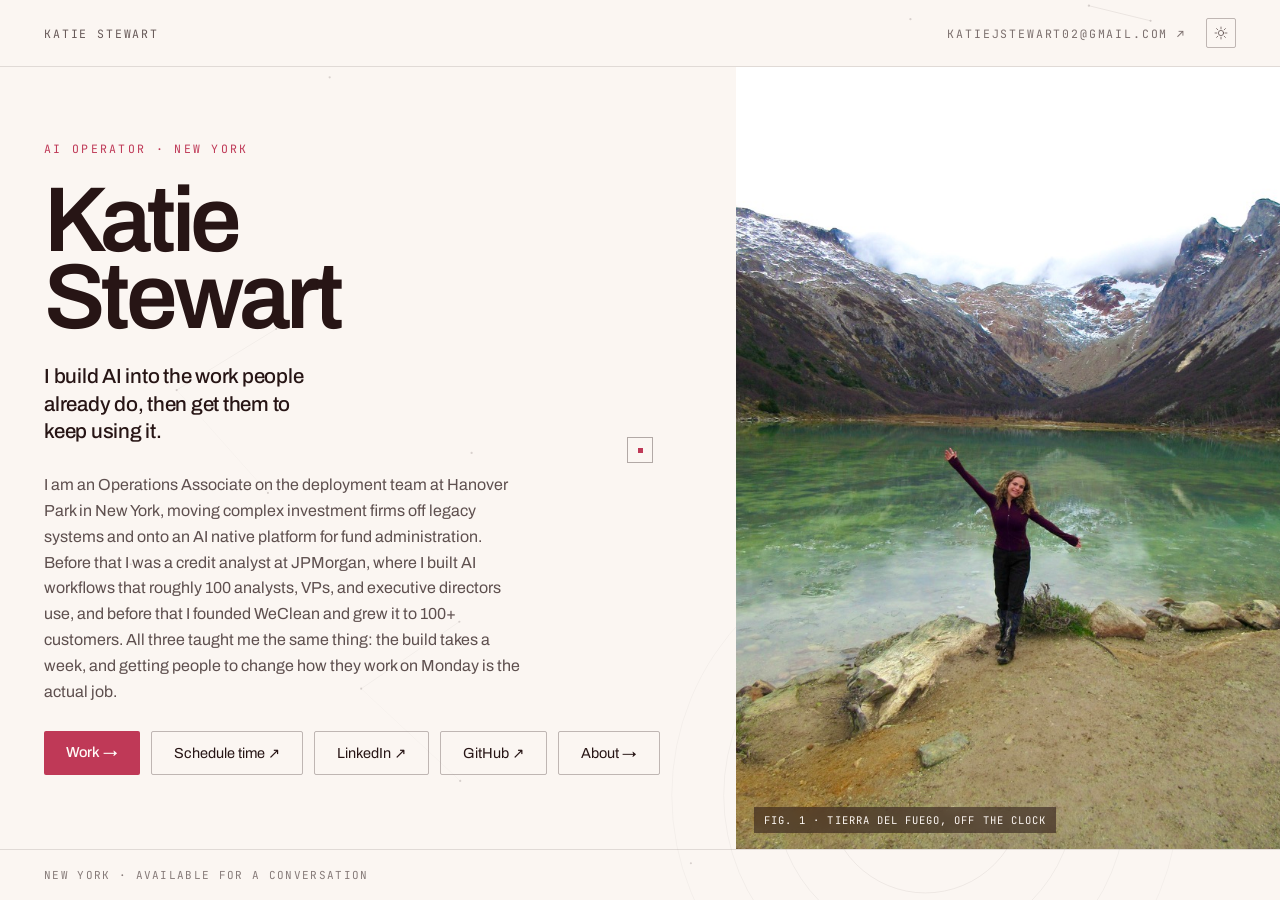
<file: index.html>
<!DOCTYPE html>
<html lang="en">
<head>
<meta charset="utf-8">
<meta name="viewport" content="width=device-width, initial-scale=1">
<title>Katie Stewart</title>
<meta name="description" content="Katie Stewart is an Operations Associate on the deployment team at Hanover Park, moving investment firms onto an AI native fund administration platform. Based in New York.">
<link rel="canonical" href="https://katiejstewart.github.io/">

<meta property="og:type" content="website">
<meta property="og:site_name" content="Katie Stewart">
<meta property="og:title" content="Katie Stewart">
<meta property="og:description" content="Katie Stewart is an Operations Associate on the deployment team at Hanover Park, moving investment firms onto an AI native fund administration platform. Based in New York.">
<meta property="og:url" content="https://katiejstewart.github.io/">
<meta property="og:image" content="https://katiejstewart.github.io/images/katie-patagonia.jpg">
<meta property="og:image:width" content="768">
<meta property="og:image:height" content="1024">
<meta property="og:image:alt" content="Katie beside a glacial lake in Tierra del Fuego, arms raised, mountains behind her">
<meta name="twitter:card" content="summary">

<link rel="preconnect" href="https://fonts.googleapis.com">
<link rel="preconnect" href="https://fonts.gstatic.com" crossorigin>
<link href="https://fonts.googleapis.com/css2?family=Archivo:wght@400;500;600;700&amp;family=JetBrains+Mono:wght@400;500&amp;display=swap" rel="stylesheet">
<script>
/* Applies the saved theme before first paint, and marks JS as available so the
   reveal styles only ever engage when something can un-hide them. */
(function(){var r=document.documentElement;r.className+=" js";try{if(localStorage.getItem("theme")==="dark")r.setAttribute("data-theme","dark");}catch(e){}})();
</script>
<link rel="stylesheet" href="/assets/site.css">
</head>
<body class="home">
<div class="page">

  <header class="home-header">
    <span class="wordmark">Katie Stewart</span>
    <div class="header-right">
    <a class="email-link" href="https://mail.google.com/mail/?view=cm&amp;fs=1&amp;to=katiejstewart02@gmail.com&amp;su=Hi%20Katie&amp;body=Hi%20Katie%2C%0A%0AI%20came%20across%20your%20site.%20I%27m%20____%20at%20____%2C%20and%20we%27re%20trying%20to%20figure%20out%20____.%0A%0AWould%20you%20be%20open%20to%20a%20short%20call%3F%0A%0AThanks%2C%0A____" target="_blank" rel="noopener">katiejstewart02@gmail.com ↗</a>
      <button class="theme-toggle" type="button" aria-label="Switch to dark theme">
        <svg class="icon-sun" viewBox="0 0 24 24" fill="none" stroke="currentColor" stroke-width="1.6" stroke-linecap="round" aria-hidden="true"><circle cx="12" cy="12" r="4.5"/><path d="M12 1.8v3.1M12 19.1v3.1M4.4 4.4l2.2 2.2M17.4 17.4l2.2 2.2M1.8 12h3.1M19.1 12h3.1M4.4 19.6l2.2-2.2M17.4 6.6l2.2-2.2"/></svg>
        <svg class="icon-moon" viewBox="0 0 24 24" fill="none" stroke="currentColor" stroke-width="1.6" stroke-linejoin="round" aria-hidden="true"><path d="M20.2 14.7A8.6 8.6 0 1 1 9.3 3.8a6.9 6.9 0 0 0 10.9 10.9Z"/></svg>
      </button>
    </div>
  </header>

  <main class="home-main">

    <section class="home-copy">
      <span class="eyebrow" data-reveal>AI Operator · New York</span>

      <h1 class="home-name" data-reveal data-reveal-delay="70">Katie<br>Stewart</h1>

      <p class="home-tagline" data-reveal data-reveal-delay="140">I build AI into the work people already do, then get them to keep using it.</p>

      <p class="home-body" data-reveal data-reveal-delay="210">I am an Operations Associate on the deployment team at Hanover Park in New York, moving complex investment firms off legacy systems and onto an AI native platform for fund administration. Before that I was a credit analyst at JPMorgan, where I built AI workflows that roughly 100 analysts, VPs, and executive directors use, and before that I founded WeClean and grew it to 100+ customers. All three taught me the same thing: the build takes a week, and getting people to change how they work on Monday is the actual job.</p>

      <div class="button-row" data-reveal data-reveal-delay="280">
        <a class="btn btn-filled" href="/work/">Work →</a>
        <a class="btn btn-outline" href="https://calendly.com/katiejstewart" target="_blank" rel="noopener">Schedule time ↗</a>
        <a class="btn btn-outline" href="https://www.linkedin.com/in/katiejacquelinestewart/" target="_blank" rel="noopener">LinkedIn ↗</a>
        <a class="btn btn-outline" href="https://github.com/katiejstewart" target="_blank" rel="noopener">GitHub ↗</a>
        <a class="btn btn-outline" href="/about/">About →</a>
      </div>
    </section>

    <figure class="home-figure" data-reveal data-reveal-delay="140">
      <img src="/images/katie-patagonia.jpg" alt="Katie beside a glacial lake in Tierra del Fuego, arms raised, mountains behind her" width="768" height="1024">
      <figcaption>Fig. 1 · Tierra del Fuego, off the clock</figcaption>
    </figure>

  </main>

  <footer class="site-footer home-footer">
    <span>New York · Available for a conversation</span>
  </footer>

</div>
<script src="/assets/site.js" defer></script>
</body>
</html>
</file>
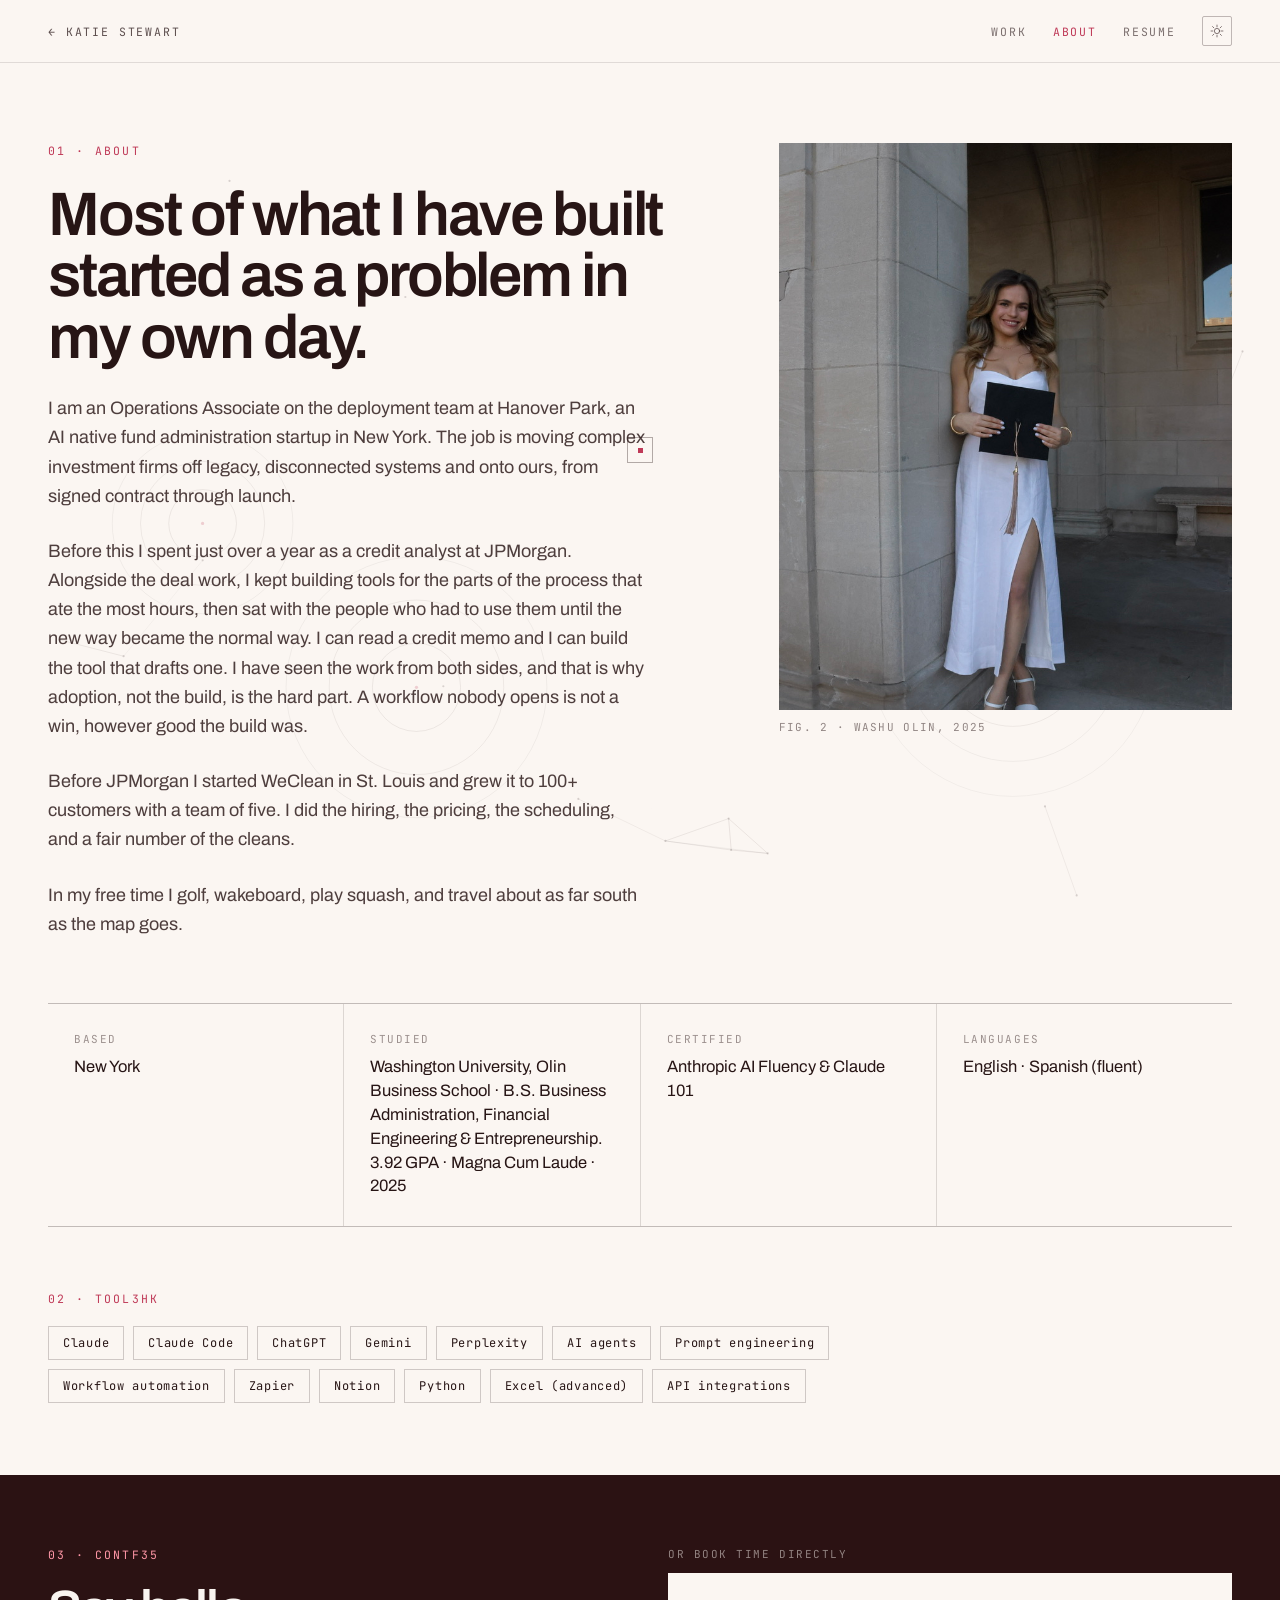
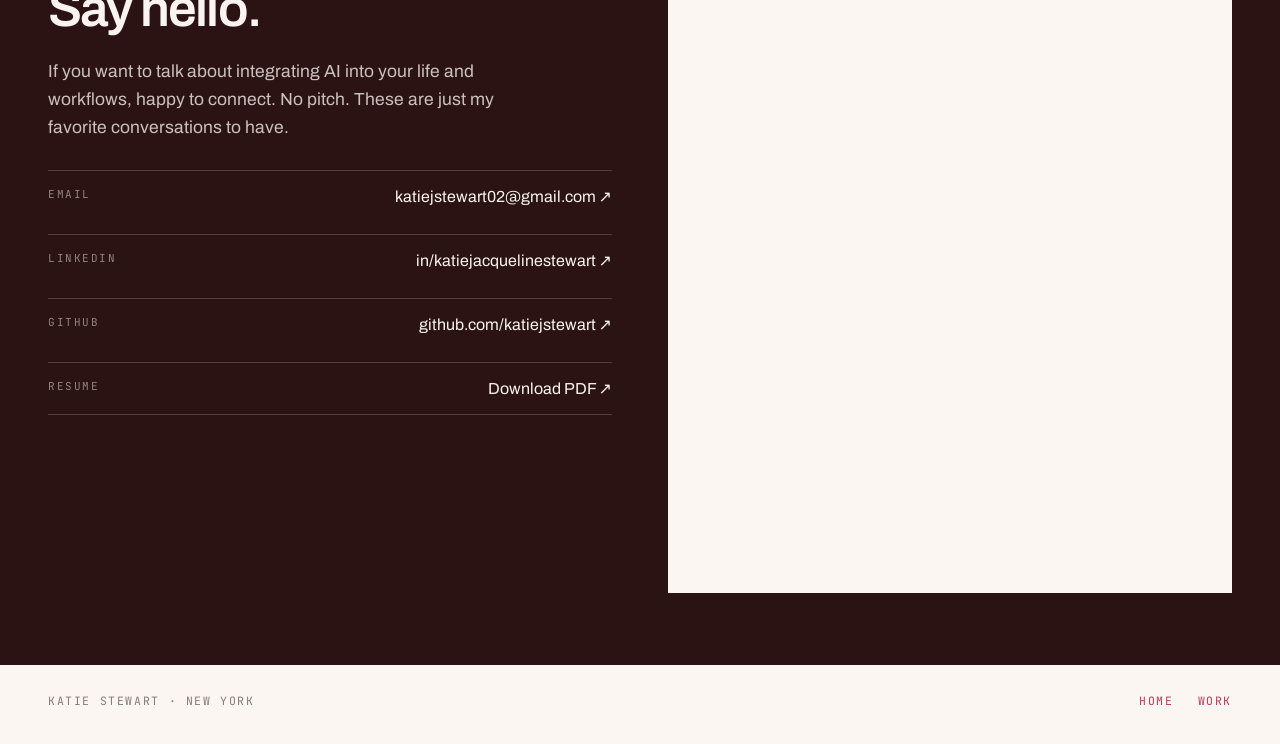
<file: about/index.html>
<!DOCTYPE html>
<html lang="en">
<head>
<meta charset="utf-8">
<meta name="viewport" content="width=device-width, initial-scale=1">
<title>About · Katie Stewart</title>
<meta name="description" content="I am an Operations Associate on the deployment team at Hanover Park in New York, moving complex investment firms off legacy, disconnected systems and onto an AI native platform for fund administration.">
<link rel="canonical" href="https://katiejstewart.github.io/about/">

<meta property="og:type" content="profile">
<meta property="og:site_name" content="Katie Stewart">
<meta property="og:title" content="About · Katie Stewart">
<meta property="og:description" content="I am an Operations Associate on the deployment team at Hanover Park in New York, moving complex investment firms off legacy, disconnected systems and onto an AI native platform for fund administration.">
<meta property="og:url" content="https://katiejstewart.github.io/about/">
<meta property="og:image" content="https://katiejstewart.github.io/images/katie-portrait.jpg">
<meta property="og:image:width" content="724">
<meta property="og:image:height" content="1086">
<meta property="og:image:alt" content="Katie in a white dress holding her diploma under a stone archway at Washington University">
<meta name="twitter:card" content="summary">

<link rel="preconnect" href="https://fonts.googleapis.com">
<link rel="preconnect" href="https://fonts.gstatic.com" crossorigin>
<link href="https://fonts.googleapis.com/css2?family=Archivo:wght@400;500;600;700&amp;family=JetBrains+Mono:wght@400;500&amp;display=swap" rel="stylesheet">
<script>
/* Applies the saved theme before first paint, and marks JS as available so the
   reveal styles only ever engage when something can un-hide them. */
(function(){var r=document.documentElement;r.className+=" js";try{if(localStorage.getItem("theme")==="dark")r.setAttribute("data-theme","dark");}catch(e){}})();
</script>
<link rel="stylesheet" href="/assets/site.css">
</head>
<body class="about">
<div class="page">

  <header class="site-header">
    <a class="back" href="/">← Katie Stewart</a>
    <nav class="site-nav">
      <a href="/work/">Work</a>
      <span class="current" aria-current="page">About</span>
      <a href="/StewartKatieResume.pdf" target="_blank" rel="noopener" download="StewartKatieResume.pdf">Resume</a>
      <button class="theme-toggle" type="button" aria-label="Switch to dark theme">
        <svg class="icon-sun" viewBox="0 0 24 24" fill="none" stroke="currentColor" stroke-width="1.6" stroke-linecap="round" aria-hidden="true"><circle cx="12" cy="12" r="4.5"/><path d="M12 1.8v3.1M12 19.1v3.1M4.4 4.4l2.2 2.2M17.4 17.4l2.2 2.2M1.8 12h3.1M19.1 12h3.1M4.4 19.6l2.2-2.2M17.4 6.6l2.2-2.2"/></svg>
        <svg class="icon-moon" viewBox="0 0 24 24" fill="none" stroke="currentColor" stroke-width="1.6" stroke-linejoin="round" aria-hidden="true"><path d="M20.2 14.7A8.6 8.6 0 1 1 9.3 3.8a6.9 6.9 0 0 0 10.9 10.9Z"/></svg>
      </button>
    </nav>
  </header>

  <section class="bio">
    <div class="bio-copy" data-reveal>
      <span class="eyebrow">01 · About</span>
      <h1>Most of what I have built started as a problem in my own day.</h1>
      <p>I am an Operations Associate on the deployment team at Hanover Park, an AI native fund administration startup in New York. The job is moving complex investment firms off legacy, disconnected systems and onto ours, from signed contract through launch.</p>
      <p>Before this I spent just over a year as a credit analyst at JPMorgan. Alongside the deal work, I kept building tools for the parts of the process that ate the most hours, then sat with the people who had to use them until the new way became the normal way. I can read a credit memo and I can build the tool that drafts one. I have seen the work from both sides, and that is why adoption, not the build, is the hard part. A workflow nobody opens is not a win, however good the build was.</p>
      <p>Before JPMorgan I started WeClean in St. Louis and grew it to 100+ customers with a team of five. I did the hiring, the pricing, the scheduling, and a fair number of the cleans.</p>
      <p>In my free time I golf, wakeboard, play squash, and travel about as far south as the map goes.</p>
    </div>
    <figure class="bio-figure" data-reveal data-reveal-delay="120">
      <div class="bio-frame">
        <img src="/images/katie-portrait.jpg" alt="Katie in a white dress holding her diploma under a stone archway at Washington University" width="724" height="1086">
      </div>
      <figcaption>Fig. 2 · WashU Olin, 2025</figcaption>
    </figure>
  </section>

  <section class="facts-section" data-reveal>
    <div class="hairline-grid facts">
      <div class="fact">
        <span class="meta">Based</span>
        <span class="fact-value">New York</span>
      </div>
      <div class="fact">
        <span class="meta">Studied</span>
        <span class="fact-value">Washington University, Olin Business School · B.S. Business Administration, Financial Engineering &amp; Entrepreneurship. 3.92 GPA · Magna Cum Laude · 2025</span>
      </div>
      <div class="fact">
        <span class="meta">Certified</span>
        <span class="fact-value">Anthropic AI Fluency &amp; Claude 101</span>
      </div>
      <div class="fact">
        <span class="meta">Languages</span>
        <span class="fact-value">English · Spanish (fluent)</span>
      </div>
    </div>
  </section>

  <section class="toolkit" data-reveal>
    <span class="eyebrow">02 · Toolkit</span>
    <div class="toolkit-pills">
      <span>Claude</span>
      <span>Claude Code</span>
      <span>ChatGPT</span>
      <span>Gemini</span>
      <span>Perplexity</span>
      <span>AI agents</span>
      <span>Prompt engineering</span>
      <span>Workflow automation</span>
      <span>Zapier</span>
      <span>Notion</span>
      <span>Python</span>
      <span>Excel (advanced)</span>
      <span>API integrations</span>
    </div>
  </section>

  <section class="contact">
    <div class="contact-copy" data-reveal>
      <span class="eyebrow">03 · Contact</span>
      <h2>Say hello.</h2>
      <p>If you want to talk about integrating AI into your life and workflows, happy to connect. No pitch. These are just my favorite conversations to have.</p>
      <div class="contact-rows">
        <a class="contact-row" href="https://mail.google.com/mail/?view=cm&amp;fs=1&amp;to=katiejstewart02@gmail.com&amp;su=Hi%20Katie&amp;body=Hi%20Katie%2C%0A%0AI%20came%20across%20your%20site.%20I%27m%20____%20at%20____%2C%20and%20we%27re%20trying%20to%20figure%20out%20____.%0A%0AWould%20you%20be%20open%20to%20a%20short%20call%3F%0A%0AThanks%2C%0A____" target="_blank" rel="noopener"><span class="label">Email</span><span>katiejstewart02@gmail.com ↗</span></a>
        <a class="contact-row" href="https://www.linkedin.com/in/katiejacquelinestewart/" target="_blank" rel="noopener"><span class="label">LinkedIn</span><span>in/katiejacquelinestewart ↗</span></a>
        <a class="contact-row" href="https://github.com/katiejstewart" target="_blank" rel="noopener"><span class="label">GitHub</span><span>github.com/katiejstewart ↗</span></a>
        <a class="contact-row" href="/StewartKatieResume.pdf" target="_blank" rel="noopener" download="StewartKatieResume.pdf"><span class="label">Resume</span><span>Download PDF ↗</span></a>
      </div>
    </div>
    <div class="booking" data-reveal data-reveal-delay="120">
      <span class="booking-label">Or book time directly</span>
      <div class="booking-frame">
        <iframe src="https://calendly.com/katiejstewart?hide_gdpr_banner=1&amp;background_color=fbf7f4&amp;text_color=2a1218&amp;primary_color=d64c74" title="Book time with Katie Stewart"></iframe>
      </div>
    </div>
  </section>

  <footer class="site-footer about-footer">
    <span>Katie Stewart · New York</span>
    <div class="footer-links">
      <a href="/">Home</a>
      <a href="/work/">Work</a>
    </div>
  </footer>

</div>
<script src="/assets/site.js" defer></script>
</body>
</html>
</file>
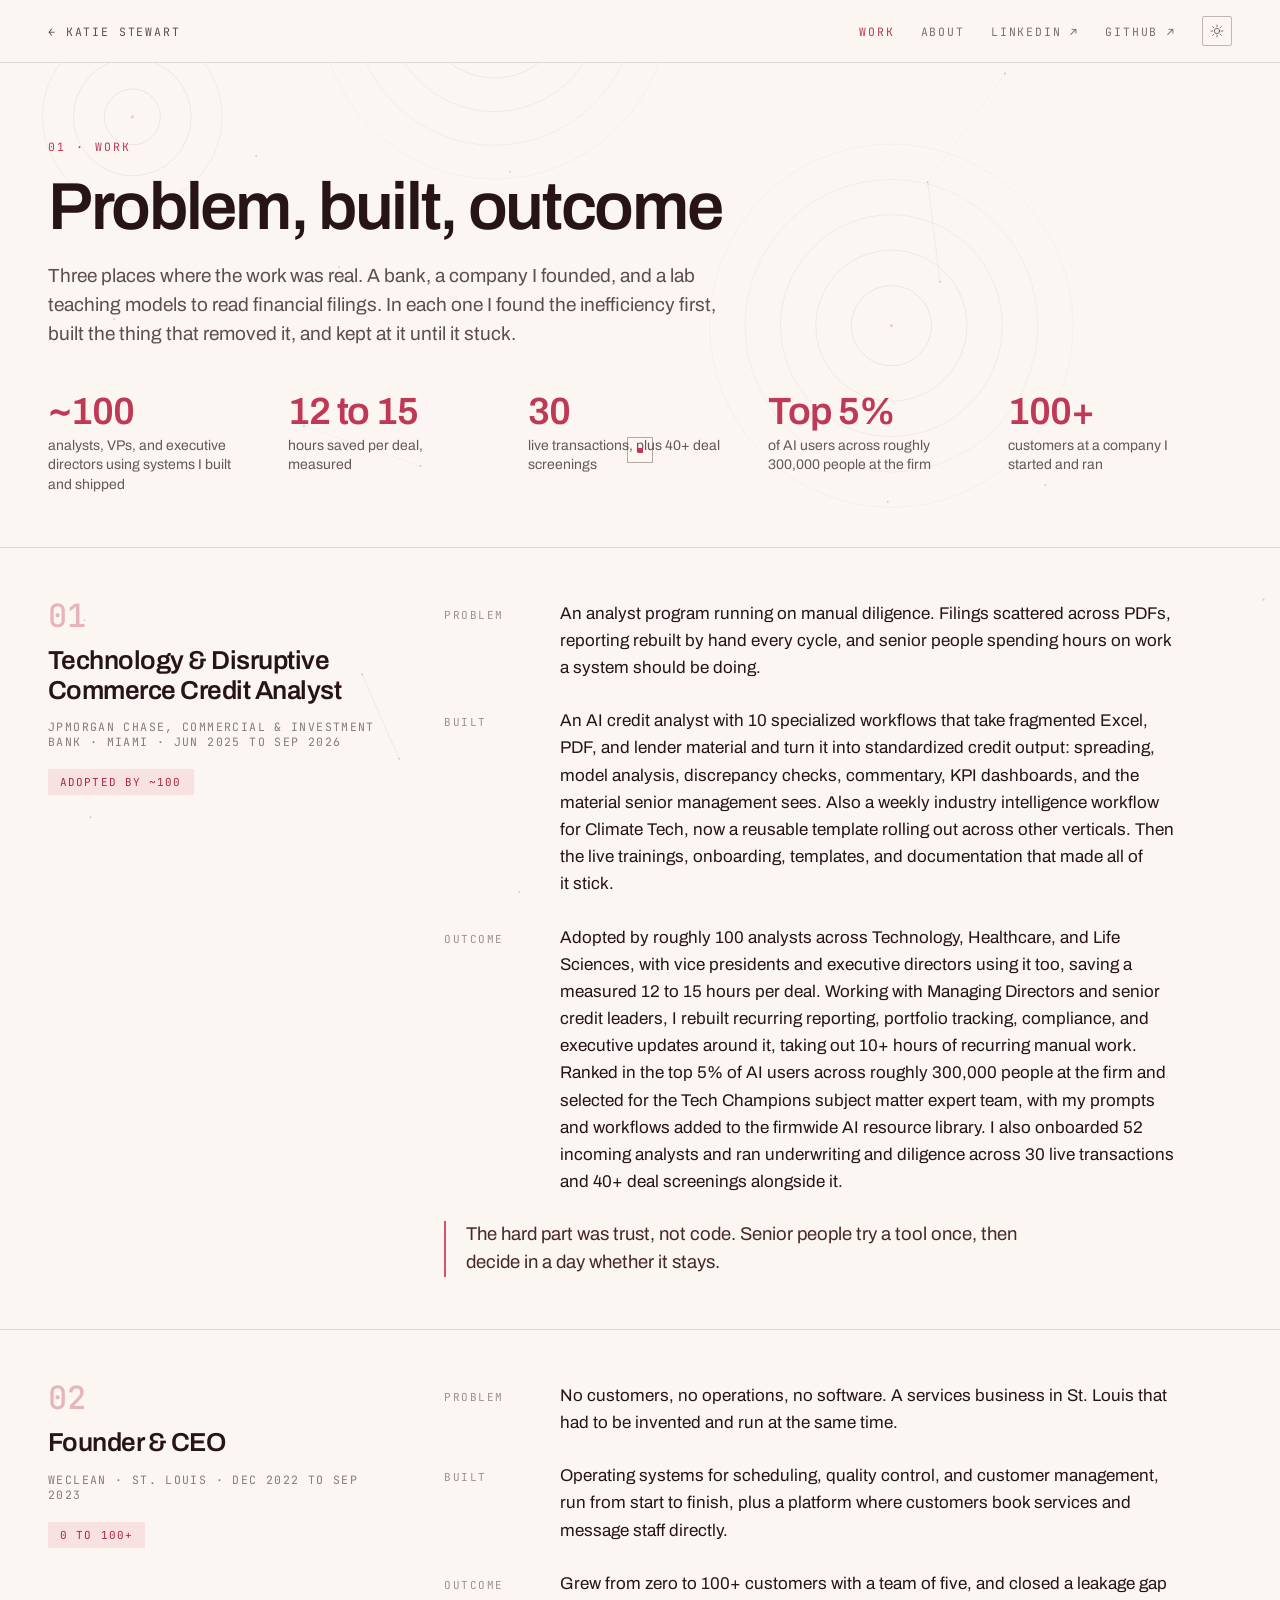
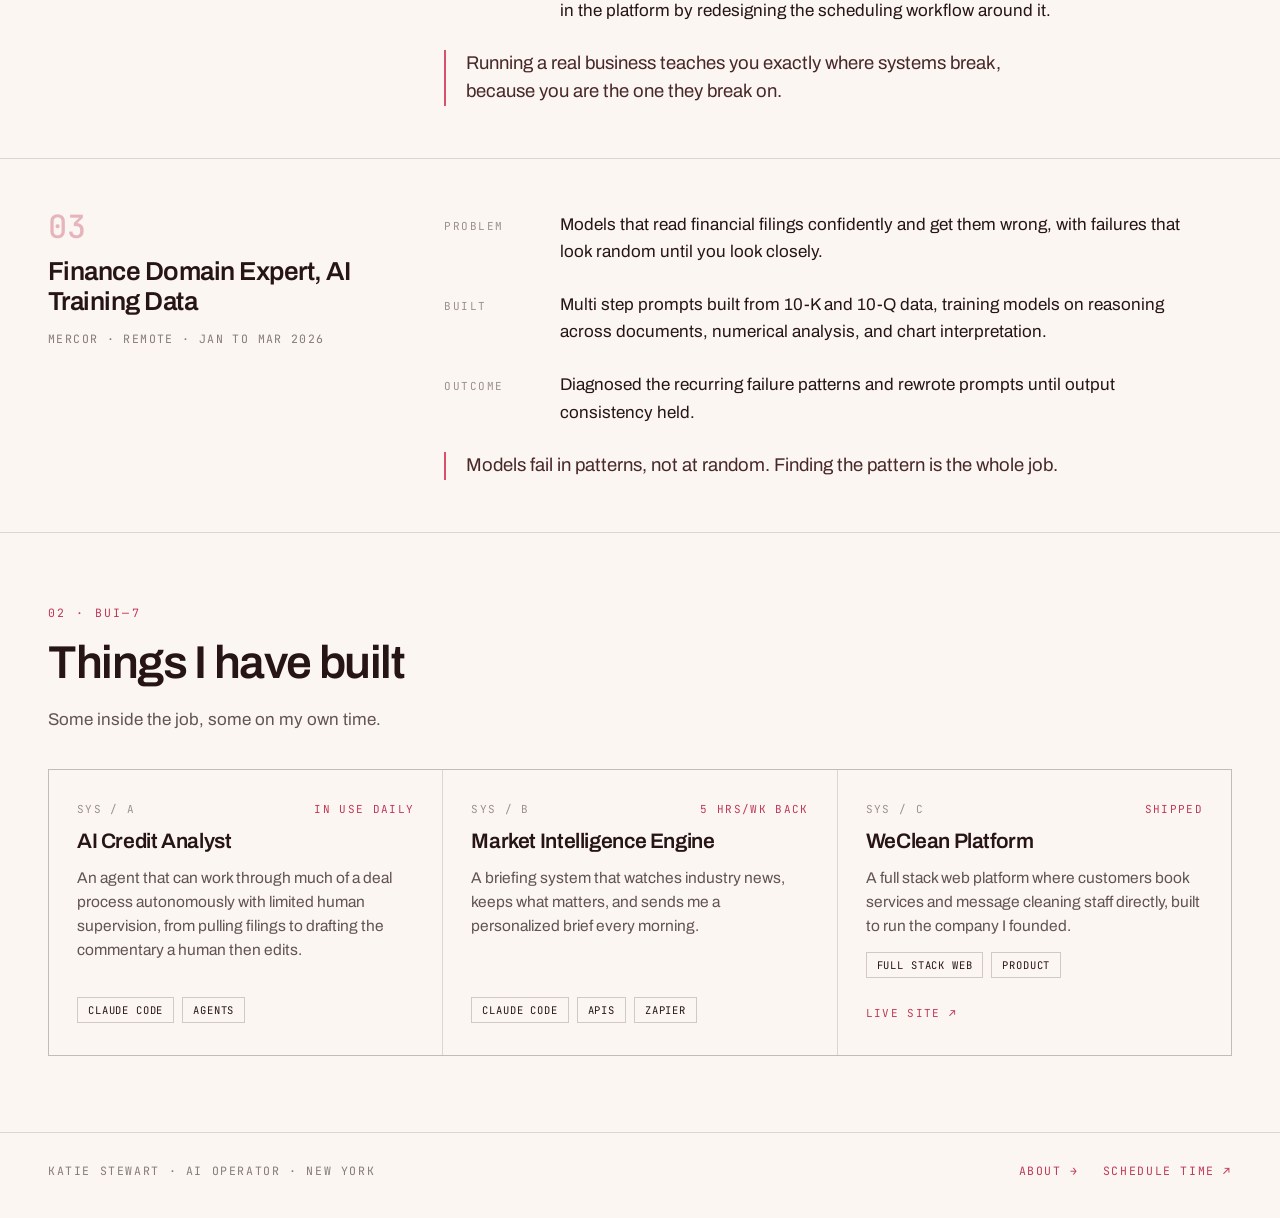
<file: work/index.html>
<!DOCTYPE html>
<html lang="en">
<head>
<meta charset="utf-8">
<meta name="viewport" content="width=device-width, initial-scale=1">
<title>Work · Katie Stewart</title>
<meta name="description" content="Three places where the work was real. A bank, a company I founded, and a lab teaching models to read financial filings. In each one I found the inefficiency first, built the thing that removed it, and kept at it until it stuck.">
<link rel="canonical" href="https://katiejstewart.github.io/work/">

<meta property="og:type" content="website">
<meta property="og:site_name" content="Katie Stewart">
<meta property="og:title" content="Work · Katie Stewart">
<meta property="og:description" content="Three places where the work was real. A bank, a company I founded, and a lab teaching models to read financial filings. In each one I found the inefficiency first, built the thing that removed it, and kept at it until it stuck.">
<meta property="og:url" content="https://katiejstewart.github.io/work/">
<meta property="og:image" content="https://katiejstewart.github.io/images/katie-patagonia.jpg">
<meta property="og:image:width" content="768">
<meta property="og:image:height" content="1024">
<meta name="twitter:card" content="summary">

<link rel="preconnect" href="https://fonts.googleapis.com">
<link rel="preconnect" href="https://fonts.gstatic.com" crossorigin>
<link href="https://fonts.googleapis.com/css2?family=Archivo:wght@400;500;600;700&amp;family=JetBrains+Mono:wght@400;500&amp;display=swap" rel="stylesheet">
<script>
/* Applies the saved theme before first paint, and marks JS as available so the
   reveal styles only ever engage when something can un-hide them. */
(function(){var r=document.documentElement;r.className+=" js";try{if(localStorage.getItem("theme")==="dark")r.setAttribute("data-theme","dark");}catch(e){}})();
</script>
<link rel="stylesheet" href="/assets/site.css">
</head>
<body class="work">
<div class="page">

  <header class="site-header">
    <a class="back" href="/">← Katie Stewart</a>
    <nav class="site-nav">
      <span class="current" aria-current="page">Work</span>
      <a href="/about/">About</a>
      <a href="https://www.linkedin.com/in/katiejacquelinestewart/" target="_blank" rel="noopener">LinkedIn ↗</a>
      <a href="https://github.com/katiejstewart" target="_blank" rel="noopener">GitHub ↗</a>
      <button class="theme-toggle" type="button" aria-label="Switch to dark theme">
        <svg class="icon-sun" viewBox="0 0 24 24" fill="none" stroke="currentColor" stroke-width="1.6" stroke-linecap="round" aria-hidden="true"><circle cx="12" cy="12" r="4.5"/><path d="M12 1.8v3.1M12 19.1v3.1M4.4 4.4l2.2 2.2M17.4 17.4l2.2 2.2M1.8 12h3.1M19.1 12h3.1M4.4 19.6l2.2-2.2M17.4 6.6l2.2-2.2"/></svg>
        <svg class="icon-moon" viewBox="0 0 24 24" fill="none" stroke="currentColor" stroke-width="1.6" stroke-linejoin="round" aria-hidden="true"><path d="M20.2 14.7A8.6 8.6 0 1 1 9.3 3.8a6.9 6.9 0 0 0 10.9 10.9Z"/></svg>
      </button>
    </nav>
  </header>

  <section class="work-intro" data-reveal>
    <span class="eyebrow">01 · Work</span>
    <h1>Problem, built, outcome</h1>
    <p>Three places where the work was real. A bank, a company I founded, and a lab teaching models to read financial filings. In each one I found the inefficiency first, built the thing that removed it, and kept at it until it stuck.</p>
  </section>

  <section class="stat-row">
    <span class="stat" data-reveal data-reveal-delay="0"><strong>~100</strong><span>analysts, VPs, and executive directors using systems I built and shipped</span></span>
    <span class="stat" data-reveal data-reveal-delay="90"><strong>12 to 15</strong><span>hours saved per deal, measured</span></span>
    <span class="stat" data-reveal data-reveal-delay="180"><strong>30</strong><span>live transactions, plus 40+ deal screenings</span></span>
    <span class="stat" data-reveal data-reveal-delay="270"><strong>Top 5%</strong><span>of AI users across roughly 300,000 people at the firm</span></span>
    <span class="stat" data-reveal data-reveal-delay="360"><strong>100+</strong><span>customers at a company I started and ran</span></span>
  </section>

  <section class="roles">

    <article class="role" data-reveal>
      <div class="role-rail">
        <span class="role-index">01</span>
        <h2>Technology &amp; Disruptive Commerce Credit Analyst</h2>
        <span class="role-meta">JPMorgan Chase, Commercial &amp; Investment Bank · Miami · Jun 2025 to Sep 2026</span>
        <span class="role-badge">Adopted by ~100</span>
      </div>
      <div class="role-body">
        <div class="role-line">
          <span class="meta">Problem</span>
          <p>An analyst program running on manual diligence. Filings scattered across PDFs, reporting rebuilt by hand every cycle, and senior people spending hours on work a system should be doing.</p>
        </div>
        <div class="role-line">
          <span class="meta">Built</span>
          <p>An AI credit analyst with 10 specialized workflows that take fragmented Excel, PDF, and lender material and turn it into standardized credit output: spreading, model analysis, discrepancy checks, commentary, KPI dashboards, and the material senior management sees. Also a weekly industry intelligence workflow for Climate Tech, now a reusable template rolling out across other verticals. Then the live trainings, onboarding, templates, and documentation that made all of it stick.</p>
        </div>
        <div class="role-line">
          <span class="meta">Outcome</span>
          <p>Adopted by roughly 100 analysts across Technology, Healthcare, and Life Sciences, with vice presidents and executive directors using it too, saving a measured 12 to 15 hours per deal. Working with Managing Directors and senior credit leaders, I rebuilt recurring reporting, portfolio tracking, compliance, and executive updates around it, taking out 10+ hours of recurring manual work. Ranked in the top 5% of AI users across roughly 300,000 people at the firm and selected for the Tech Champions subject matter expert team, with my prompts and workflows added to the firmwide AI resource library. I also onboarded 52 incoming analysts and ran underwriting and diligence across 30 live transactions and 40+ deal screenings alongside it.</p>
        </div>
        <p class="pull-quote">The hard part was trust, not code. Senior people try a tool once, then decide in a day whether it stays.</p>
      </div>
    </article>

    <article class="role" data-reveal>
      <div class="role-rail">
        <span class="role-index">02</span>
        <h2>Founder &amp; CEO</h2>
        <span class="role-meta">WeClean · St. Louis · Dec 2022 to Sep 2023</span>
        <span class="role-badge">0 to 100+</span>
      </div>
      <div class="role-body">
        <div class="role-line">
          <span class="meta">Problem</span>
          <p>No customers, no operations, no software. A services business in St. Louis that had to be invented and run at the same time.</p>
        </div>
        <div class="role-line">
          <span class="meta">Built</span>
          <p>Operating systems for scheduling, quality control, and customer management, run from start to finish, plus a platform where customers book services and message staff directly.</p>
        </div>
        <div class="role-line">
          <span class="meta">Outcome</span>
          <p>Grew from zero to 100+ customers with a team of five, and closed a leakage gap in the platform by redesigning the scheduling workflow around it.</p>
        </div>
        <p class="pull-quote">Running a real business teaches you exactly where systems break, because you are the one they break on.</p>
      </div>
    </article>

    <article class="role" data-reveal>
      <div class="role-rail">
        <span class="role-index">03</span>
        <h2>Finance Domain Expert, AI Training Data</h2>
        <span class="role-meta">Mercor · Remote · Jan to Mar 2026</span>
      </div>
      <div class="role-body">
        <div class="role-line">
          <span class="meta">Problem</span>
          <p>Models that read financial filings confidently and get them wrong, with failures that look random until you look closely.</p>
        </div>
        <div class="role-line">
          <span class="meta">Built</span>
          <p>Multi step prompts built from 10-K and 10-Q data, training models on reasoning across documents, numerical analysis, and chart interpretation.</p>
        </div>
        <div class="role-line">
          <span class="meta">Outcome</span>
          <p>Diagnosed the recurring failure patterns and rewrote prompts until output consistency held.</p>
        </div>
        <p class="pull-quote">Models fail in patterns, not at random. Finding the pattern is the whole job.</p>
      </div>
    </article>

  </section>

  <section class="build-intro" data-reveal>
    <span class="eyebrow">02 · Build</span>
    <h2>Things I have built</h2>
    <p>Some inside the job, some on my own time.</p>
  </section>

  <section class="build-section">
    <div class="hairline-grid build-cards">

      <div class="build-card" data-reveal data-reveal-delay="0">
        <div class="build-card-head"><span>SYS / A</span><span class="status">In use daily</span></div>
        <h3>AI Credit Analyst</h3>
        <p>An agent that can work through much of a deal process autonomously with limited human supervision, from pulling filings to drafting the commentary a human then edits.</p>
        <div class="tag-row">
          <span class="tag">Claude Code</span>
          <span class="tag">Agents</span>
        </div>
      </div>

      <div class="build-card" data-reveal data-reveal-delay="110">
        <div class="build-card-head"><span>SYS / B</span><span class="status">5 hrs/wk back</span></div>
        <h3>Market Intelligence Engine</h3>
        <p>A briefing system that watches industry news, keeps what matters, and sends me a personalized brief every morning.</p>
        <div class="tag-row">
          <span class="tag">Claude Code</span>
          <span class="tag">APIs</span>
          <span class="tag">Zapier</span>
        </div>
      </div>

      <div class="build-card" data-reveal data-reveal-delay="220">
        <div class="build-card-head"><span>SYS / C</span><span class="status">Shipped</span></div>
        <h3>WeClean Platform</h3>
        <p>A full stack web platform where customers book services and message cleaning staff directly, built to run the company I founded.</p>
        <div class="tag-row">
          <span class="tag">Full stack web</span>
          <span class="tag">Product</span>
        </div>
        <a class="build-visit" href="https://weclean-apg5.vercel.app" target="_blank" rel="noopener">Live site ↗</a>
      </div>

    </div>
  </section>

  <footer class="site-footer work-footer">
    <span>Katie Stewart · AI Operator · New York</span>
    <div class="footer-links">
      <a href="/about/">About →</a>
      <a href="https://calendly.com/katiejstewart" target="_blank" rel="noopener">Schedule time ↗</a>
    </div>
  </footer>

</div>
<script src="/assets/site.js" defer></script>
</body>
</html>
</file>
<file: assets/site.css>
/* ==========================================================================
   Katie Stewart — katiejstewart.github.io
   One stylesheet for three pages. Tokens, base, shared parts, then per page,
   then the breakpoints. Colours are authored in oklch.
   ========================================================================== */

/* --------------------------------------------------------------------------
   1. Tokens
   -------------------------------------------------------------------------- */

:root {
  color-scheme: light;

  /* Colour components, kept raw so alpha variants can be derived from them.
     The dark theme only has to swap these components — every alpha variant,
     hairline, and tint below is derived and follows automatically. */
  --ink-c: 0.22 0.03 20;
  --cream-c: 0.97 0.008 60;
  --rose-c: 0.55 0.17 12;
  --rose-bright-c: 0.62 0.17 12;

  --paper: oklch(0.975 0.008 60);
  --header-bg: oklch(0.975 0.008 60 / 0.92);
  --ink: oklch(var(--ink-c));
  --cream: oklch(var(--cream-c));
  --cream-bright: oklch(0.99 0.006 60);

  --rose: oklch(var(--rose-c));
  --rose-hover: oklch(0.40 0.12 14);
  --rose-fill-hover: oklch(0.44 0.15 13);
  --rose-bright: oklch(var(--rose-bright-c));
  --rose-deep: oklch(0.48 0.16 13);
  --rose-eyebrow-dark: oklch(0.80 0.14 12);
  --rose-link-dark: oklch(0.84 0.12 12);

  --oxblood: oklch(0.22 0.04 18);
  --image-bg: oklch(0.90 0.02 40);
  --quote-ink: oklch(0.32 0.05 18);

  /* Derived rose tints */
  --rose-index: oklch(var(--rose-c) / 0.35);
  --badge-bg: oklch(var(--rose-bright-c) / 0.12);
  --btn-filled-fg: var(--cream-bright);

  /* Ink alphas */
  --ink-82: oklch(var(--ink-c) / 0.82);
  --ink-75: oklch(var(--ink-c) / 0.75);
  --ink-74: oklch(var(--ink-c) / 0.74);
  --ink-72: oklch(var(--ink-c) / 0.72);
  --ink-70: oklch(var(--ink-c) / 0.7);
  --ink-60: oklch(var(--ink-c) / 0.6);
  --ink-55: oklch(var(--ink-c) / 0.55);
  --ink-50: oklch(var(--ink-c) / 0.5);
  --ink-45: oklch(var(--ink-c) / 0.45);
  --ink-35: oklch(var(--ink-c) / 0.35);

  /* Lines */
  --rule: 1px solid oklch(var(--ink-c) / 0.12);
  --rule-strong: 1px solid oklch(var(--ink-c) / 0.14);
  --divider-bg: oklch(var(--ink-c) / 0.14);
  --pill-border: 1px solid oklch(var(--ink-c) / 0.2);
  --button-border: 1px solid oklch(var(--ink-c) / 0.28);

  /* Cream alphas, used on the oxblood band */
  --cream-78: oklch(var(--cream-c) / 0.78);
  --cream-50: oklch(var(--cream-c) / 0.5);
  --cream-rule: 1px solid oklch(var(--cream-c) / 0.2);

  --sans: "Archivo", system-ui, sans-serif;
  --mono: "JetBrains Mono", ui-monospace, monospace;

  --gutter: 48px;
}

/* Dark theme. Built from her existing oxblood/cream pair rather than a new
   palette: the page becomes the contact band, ink flips to cream, rose lifts. */
:root[data-theme="dark"] {
  color-scheme: dark;

  --ink-c: 0.95 0.012 60;
  --rose-c: 0.72 0.16 12;
  --rose-bright-c: 0.78 0.15 12;

  --paper: oklch(0.175 0.026 18);
  --header-bg: oklch(0.175 0.026 18 / 0.92);
  --rose-hover: oklch(0.84 0.12 12);
  --rose-fill-hover: oklch(0.80 0.15 12);
  --rose-deep: oklch(0.82 0.13 12);

  --oxblood: oklch(0.235 0.038 18);
  --image-bg: oklch(0.28 0.03 30);
  --quote-ink: oklch(0.86 0.05 18);
  --btn-filled-fg: oklch(0.16 0.03 18);
}

body.home { --gutter: 44px; }

/* --------------------------------------------------------------------------
   2. Base
   -------------------------------------------------------------------------- */

* { box-sizing: border-box; }

html,
body {
  margin: 0;
  padding: 0;
  background: var(--paper);
}

body {
  color: var(--ink);
  font-family: var(--sans);
  -webkit-font-smoothing: antialiased;
}

a {
  color: var(--rose);
  text-decoration: none;
}

a:hover { color: var(--rose-hover); }

::selection {
  background: var(--rose-bright);
  color: var(--cream-bright);
}

img { display: block; }

h1, h2, h3, p { margin: 0; }

/* Visible focus, since every interactive element here is a link. */
a:focus-visible {
  outline: 2px solid var(--rose);
  outline-offset: 3px;
}

/* --------------------------------------------------------------------------
   3. Shared parts
   -------------------------------------------------------------------------- */

.page {
  min-height: 100vh;
  background: transparent;
  color: var(--ink);
  position: relative;
  z-index: 1;
}

.eyebrow {
  font-family: var(--mono);
  font-size: 11.5px;
  letter-spacing: 0.2em;
  text-transform: uppercase;
  color: var(--rose);
}

.meta {
  font-family: var(--mono);
  font-size: 11px;
  letter-spacing: 0.14em;
  text-transform: uppercase;
  color: var(--ink-45);
}

/* Sticky header on Work and About */
.site-header {
  position: sticky;
  top: 0;
  z-index: 5;
  display: flex;
  align-items: center;
  justify-content: space-between;
  gap: 24px;
  padding: 22px var(--gutter);
  background: var(--header-bg);
  -webkit-backdrop-filter: blur(8px);
  backdrop-filter: blur(8px);
  border-bottom: var(--rule);
  font-family: var(--mono);
  font-size: 11.5px;
  letter-spacing: 0.16em;
  text-transform: uppercase;
}

.site-header .back { color: var(--ink-75); }
.site-header .back:hover { color: var(--rose); }

.site-nav {
  display: flex;
  gap: 26px;
}

.site-nav a { color: var(--ink-60); }
.site-nav a:hover { color: var(--rose); }
.site-nav .current { color: var(--rose); }

/* Footers */
.site-footer {
  display: flex;
  flex-wrap: wrap;
  align-items: center;
  justify-content: space-between;
  gap: 20px;
  font-family: var(--mono);
  text-transform: uppercase;
  color: var(--ink-55);
}

.site-footer .footer-links {
  display: flex;
  gap: 24px;
}

/* Buttons */
.btn {
  padding: 13px 22px;
  font-size: 14.5px;
  border-radius: 2px;
}

.btn-filled {
  background: var(--rose);
  color: var(--btn-filled-fg);
  font-weight: 500;
}

.btn-filled:hover {
  background: var(--rose-fill-hover);
  color: var(--btn-filled-fg);
}

.btn-outline {
  border: var(--button-border);
  color: var(--ink);
}

.btn-outline:hover {
  border-color: var(--rose);
  color: var(--rose);
}

/* The hairline-table pattern: 1px grid gap over a tinted background, with
   paper-coloured cells. The tint always sits on an inner element so it never
   bleeds into the page gutter. */
.hairline-grid {
  display: grid;
  gap: 1px;
  background: var(--divider-bg);
}

.hairline-grid > * { background: var(--paper); }

/* --------------------------------------------------------------------------
   4. Home
   -------------------------------------------------------------------------- */

.home .page {
  display: flex;
  flex-direction: column;
}

.home-header {
  display: flex;
  align-items: center;
  justify-content: space-between;
  gap: 24px;
  padding: 24px var(--gutter);
  border-bottom: var(--rule);
  font-family: var(--mono);
  font-size: 11.5px;
  letter-spacing: 0.16em;
  text-transform: uppercase;
}

.home-header .wordmark { color: var(--ink-70); }
.home-header .email-link { color: var(--ink-60); }
.home-header .email-link:hover { color: var(--rose); }

.home-main {
  flex: 1;
  display: grid;
  grid-template-columns: minmax(0, 1.15fr) minmax(0, 0.85fr);
  min-height: 0;
}

.home-copy {
  padding: 44px var(--gutter);
  display: flex;
  flex-direction: column;
  justify-content: center;
  gap: 26px;
}

.home-name {
  font-weight: 600;
  font-size: clamp(54px, 7.2vw, 116px);
  line-height: 0.84;
  letter-spacing: -0.045em;
}

.home-tagline {
  font-size: clamp(19px, 1.6vw, 25px);
  line-height: 1.35;
  max-width: 24ch;
  font-weight: 500;
  letter-spacing: -0.012em;
  text-wrap: pretty;
}

.home-body {
  font-size: 16px;
  line-height: 1.62;
  max-width: 54ch;
  color: var(--ink-74);
  text-wrap: pretty;
}

.button-row {
  display: flex;
  flex-wrap: wrap;
  gap: 11px;
}

.home-figure {
  margin: 0;
  position: relative;
  overflow: hidden;
  background: var(--image-bg);
  min-height: 420px;
}

.home-figure img {
  position: absolute;
  inset: 0;
  width: 100%;
  height: 100%;
  object-fit: cover;
  object-position: 50% 45%;
}

.home-figure figcaption {
  position: absolute;
  left: 18px;
  bottom: 16px;
  padding: 6px 10px;
  background: oklch(0.22 0.03 20 / 0.55);
  color: oklch(0.98 0.008 60);
  font-family: var(--mono);
  font-size: 10.5px;
  letter-spacing: 0.1em;
  text-transform: uppercase;
  -webkit-backdrop-filter: blur(4px);
  backdrop-filter: blur(4px);
}

.home-footer {
  padding: 18px var(--gutter);
  border-top: var(--rule);
  font-size: 11px;
  letter-spacing: 0.12em;
}

/* --------------------------------------------------------------------------
   5. Work
   -------------------------------------------------------------------------- */

.work-intro {
  padding: 76px var(--gutter) 44px;
  display: flex;
  flex-direction: column;
  gap: 22px;
  max-width: 1240px;
}

.work-intro h1 {
  font-weight: 600;
  font-size: clamp(40px, 5.2vw, 76px);
  line-height: 0.94;
  letter-spacing: -0.035em;
}

.work-intro p {
  font-size: 19px;
  line-height: 1.55;
  max-width: 62ch;
  color: var(--ink-75);
  text-wrap: pretty;
}

.stat-row {
  display: flex;
  flex-wrap: wrap;
  gap: 48px;
  padding: 0 var(--gutter) 52px;
}

.stat {
  display: flex;
  flex-direction: column;
  gap: 5px;
}

.stat strong {
  font-size: 38px;
  font-weight: 600;
  letter-spacing: -0.03em;
  color: var(--rose);
  line-height: 1;
}

.stat span {
  font-size: 14px;
  line-height: 1.4;
  max-width: 24ch;
  color: var(--ink-70);
}

.roles { border-top: var(--rule-strong); }

.role {
  display: grid;
  grid-template-columns: minmax(0, 340px) minmax(0, 1fr);
  gap: 56px;
  padding: 52px var(--gutter);
  border-bottom: var(--rule-strong);
}

.role-rail {
  display: flex;
  flex-direction: column;
  gap: 14px;
}

.role-index {
  font-family: var(--mono);
  font-size: 32px;
  font-weight: 500;
  color: var(--rose-index);
  line-height: 1;
}

.role-rail h2 {
  font-size: 26px;
  font-weight: 600;
  letter-spacing: -0.02em;
  line-height: 1.15;
}

.role-meta {
  font-family: var(--mono);
  font-size: 11.5px;
  letter-spacing: 0.12em;
  text-transform: uppercase;
  color: var(--ink-55);
}

.role-badge {
  align-self: flex-start;
  margin-top: 6px;
  padding: 6px 12px;
  background: var(--badge-bg);
  color: var(--rose-deep);
  font-family: var(--mono);
  font-size: 11px;
  letter-spacing: 0.1em;
  text-transform: uppercase;
}

.role-body {
  display: flex;
  flex-direction: column;
  gap: 26px;
}

.role-line {
  display: grid;
  grid-template-columns: 96px minmax(0, 1fr);
  gap: 20px;
  align-items: baseline;
}

.role-line p {
  font-size: 17px;
  line-height: 1.6;
  max-width: 62ch;
  text-wrap: pretty;
}

.pull-quote {
  padding-left: 20px;
  border-left: 2px solid var(--rose-bright);
  font-size: 18.5px;
  line-height: 1.5;
  max-width: 56ch;
  color: var(--quote-ink);
  text-wrap: pretty;
}

.build-intro {
  padding: 72px var(--gutter) 36px;
  display: flex;
  flex-direction: column;
  gap: 20px;
}

.build-intro h2 {
  font-weight: 600;
  font-size: clamp(32px, 3.6vw, 52px);
  line-height: 1;
  letter-spacing: -0.03em;
}

.build-intro p {
  font-size: 17px;
  line-height: 1.6;
  max-width: 60ch;
  color: var(--ink-72);
  text-wrap: pretty;
}

.build-section { padding: 0 var(--gutter) 76px; }

.build-cards {
  grid-template-columns: repeat(auto-fit, minmax(300px, 1fr));
  border: var(--rule-strong);
}

.build-card {
  padding: 32px 28px;
  display: flex;
  flex-direction: column;
  gap: 14px;
  min-height: 270px;
}

.build-card-head {
  display: flex;
  justify-content: space-between;
  align-items: baseline;
  gap: 12px;
  font-family: var(--mono);
  font-size: 11px;
  letter-spacing: 0.12em;
  text-transform: uppercase;
  color: var(--ink-45);
}

.build-card-head .status { color: var(--rose); }

.build-card h3 {
  font-size: 21px;
  font-weight: 600;
  letter-spacing: -0.018em;
}

.build-card p {
  font-size: 15.5px;
  line-height: 1.55;
  color: var(--ink-72);
  text-wrap: pretty;
}

.tag-row {
  margin-top: auto;
  display: flex;
  flex-wrap: wrap;
  gap: 8px;
}

/* Live-project link at the foot of a build card. */
.build-visit {
  margin-top: 14px;
  align-self: flex-start;
  font-family: var(--mono);
  font-size: 11px;
  letter-spacing: 0.12em;
  text-transform: uppercase;
  color: var(--rose);
  border-bottom: 1px solid transparent;
  padding-bottom: 2px;
}

.build-visit:hover {
  color: var(--rose-hover);
  border-bottom-color: var(--rose-hover);
}

.tag {
  padding: 5px 10px;
  border: var(--pill-border);
  font-family: var(--mono);
  font-size: 10.5px;
  letter-spacing: 0.08em;
  text-transform: uppercase;
}

.work-footer {
  padding: 30px var(--gutter) 40px;
  border-top: var(--rule-strong);
  font-size: 11.5px;
  letter-spacing: 0.14em;
}

/* --------------------------------------------------------------------------
   6. About
   -------------------------------------------------------------------------- */

.bio {
  display: grid;
  grid-template-columns: minmax(0, 1.25fr) minmax(0, 0.85fr);
  gap: 64px;
  padding: 80px var(--gutter) 64px;
  align-items: start;
}

.bio-copy {
  display: flex;
  flex-direction: column;
  gap: 26px;
}

.bio-copy h1 {
  font-weight: 600;
  font-size: clamp(38px, 4.8vw, 68px);
  line-height: 1;
  letter-spacing: -0.035em;
  max-width: 18ch;
  text-wrap: pretty;
}

.bio-copy p {
  font-size: 18px;
  line-height: 1.62;
  max-width: 60ch;
  color: var(--ink-82);
  text-wrap: pretty;
}

.bio-figure {
  margin: 0;
  display: flex;
  flex-direction: column;
  gap: 10px;
}

.bio-frame {
  position: relative;
  aspect-ratio: 4 / 5;
  background: var(--image-bg);
  overflow: hidden;
}

.bio-frame img {
  position: absolute;
  inset: 0;
  width: 100%;
  height: 100%;
  object-fit: cover;
}

.bio-figure figcaption {
  font-family: var(--mono);
  font-size: 11px;
  letter-spacing: 0.12em;
  text-transform: uppercase;
  color: var(--ink-50);
}

.facts-section { padding: 0 var(--gutter) 64px; }

.facts {
  grid-template-columns: repeat(auto-fit, minmax(200px, 1fr));
  border-top: var(--rule-strong);
  border-bottom: var(--rule-strong);
}

.fact {
  padding: 28px 26px;
  display: flex;
  flex-direction: column;
  gap: 9px;
}

.fact-value {
  font-size: 16.5px;
  line-height: 1.45;
}

.toolkit {
  padding: 0 var(--gutter) 72px;
  display: flex;
  flex-direction: column;
  gap: 20px;
}

.toolkit-pills {
  display: flex;
  flex-wrap: wrap;
  gap: 9px;
  max-width: 960px;
}

.toolkit-pills span {
  padding: 8px 14px;
  border: var(--pill-border);
  font-family: var(--mono);
  font-size: 12px;
  letter-spacing: 0.06em;
}

.contact {
  background: var(--oxblood);
  color: var(--cream);
  padding: 72px var(--gutter);
  display: grid;
  grid-template-columns: minmax(0, 1fr) minmax(0, 1fr);
  gap: 56px;
  align-items: start;
}

.contact-copy {
  display: flex;
  flex-direction: column;
  gap: 22px;
}

.contact-copy .eyebrow { color: var(--rose-eyebrow-dark); }

.contact-copy h2 {
  font-weight: 600;
  font-size: clamp(34px, 4vw, 58px);
  line-height: 1;
  letter-spacing: -0.035em;
}

.contact-copy > p {
  font-size: 17.5px;
  line-height: 1.6;
  max-width: 46ch;
  color: var(--cream-78);
  text-wrap: pretty;
}

.contact-rows {
  display: flex;
  flex-direction: column;
  gap: 12px;
  margin-top: 6px;
}

.contact-row {
  display: flex;
  justify-content: space-between;
  gap: 16px;
  padding: 16px 0;
  border-top: var(--cream-rule);
  color: var(--cream);
  font-size: 16px;
}

.contact-row:last-child { border-bottom: var(--cream-rule); }

.contact-row:hover { color: var(--rose-link-dark); }

.contact-row .label {
  font-family: var(--mono);
  font-size: 11px;
  letter-spacing: 0.14em;
  text-transform: uppercase;
  color: var(--cream-50);
}

.contact-row:focus-visible { outline-color: var(--rose-link-dark); }

.booking {
  display: flex;
  flex-direction: column;
  gap: 12px;
}

.booking-label {
  font-family: var(--mono);
  font-size: 11px;
  letter-spacing: 0.14em;
  text-transform: uppercase;
  color: var(--cream-50);
}

.booking-frame {
  background: var(--paper);
  min-height: 620px;
  overflow: hidden;
}

.booking-frame iframe {
  width: 100%;
  height: 620px;
  border: 0;
  display: block;
}

.about-footer {
  padding: 28px var(--gutter) 36px;
  font-size: 11.5px;
  letter-spacing: 0.14em;
}

/* --------------------------------------------------------------------------
   7. Responsive
   The reference is fluid only, so the two column layouts never collapsed.
   These are the breakpoints called for in the handoff.
   -------------------------------------------------------------------------- */

/* Work role articles stack, rail above the problem/built/outcome rows. */
@media (max-width: 900px) {
  .role {
    grid-template-columns: minmax(0, 1fr);
    gap: 32px;
  }
}

/* Home and About drop to one column. On Home the photo goes below the copy. */
@media (max-width: 860px) {
  .home-main {
    grid-template-columns: minmax(0, 1fr);
  }

  .home-copy {
    padding-top: 56px;
    padding-bottom: 56px;
  }

  .home-figure {
    min-height: 0;
    aspect-ratio: 4 / 3;
  }

  .bio {
    grid-template-columns: minmax(0, 1fr);
    gap: 40px;
  }

  .bio-frame { max-width: 420px; }

  .contact {
    grid-template-columns: minmax(0, 1fr);
    gap: 44px;
  }
}

/* Tighter gutters and vertical rhythm once the viewport is phone sized. */
@media (max-width: 700px) {
  body { --gutter: 24px; }

  .site-header,
  .home-header {
    gap: 16px;
  }

  .site-nav { gap: 18px; }

  .work-intro { padding-top: 52px; }

  .stat-row { gap: 32px 40px; }

  .role { padding-top: 40px; padding-bottom: 40px; }

  .build-intro { padding-top: 52px; }

  .bio { padding-top: 52px; }

  .contact { padding-top: 56px; padding-bottom: 56px; }

  .build-cards {
    grid-template-columns: minmax(0, 1fr);
  }
}

/* The 96px label column stacks above its paragraph. */
@media (max-width: 600px) {
  .role-line {
    grid-template-columns: minmax(0, 1fr);
    gap: 8px;
  }

  .home-header,
  .site-header {
    flex-wrap: wrap;
  }

  .site-footer {
    align-items: flex-start;
    flex-direction: column;
    gap: 14px;
  }
}

/* --------------------------------------------------------------------------
   8. Motion and interaction layer
   Everything here is additive and JS-gated. With JS off, or with
   prefers-reduced-motion, the page falls back to the static design.
   -------------------------------------------------------------------------- */

/* Theme swap. Kept short so switching feels instant, not draggy. */
html.js body,
html.js .page,
html.js .site-header,
html.js .contact,
html.js .hairline-grid,
html.js .hairline-grid > * {
  transition: background-color 220ms ease, color 220ms ease, border-color 220ms ease;
}

/* --- Ambient background field ------------------------------------------- */

#ambient {
  position: fixed;
  inset: 0;
  z-index: 0;
  pointer-events: none;
  opacity: 0;
  transition: opacity 900ms ease;
}

#ambient.on { opacity: 1; }

/* --- Scroll reveal ------------------------------------------------------- */

html.js [data-reveal] {
  opacity: 0;
  transform: translateY(14px);
  transition: opacity 620ms cubic-bezier(0.22, 0.61, 0.36, 1),
              transform 620ms cubic-bezier(0.22, 0.61, 0.36, 1);
  will-change: opacity, transform;
}

html.js [data-reveal].shown {
  opacity: 1;
  transform: none;
  will-change: auto;
}

/* --- Theme toggle -------------------------------------------------------- */

.theme-toggle {
  display: inline-flex;
  align-items: center;
  justify-content: center;
  width: 30px;
  height: 30px;
  padding: 0;
  margin: -6px 0;
  background: none;
  border: var(--button-border);
  border-radius: 2px;
  color: var(--ink-60);
  cursor: pointer;
  flex: none;
  transition: color 160ms ease, border-color 160ms ease;
}

.theme-toggle:hover {
  color: var(--rose);
  border-color: var(--rose);
}

.theme-toggle:focus-visible {
  outline: 2px solid var(--rose);
  outline-offset: 3px;
}

.theme-toggle svg {
  width: 14px;
  height: 14px;
  display: block;
}

.theme-toggle .icon-moon { display: none; }
:root[data-theme="dark"] .theme-toggle .icon-sun { display: none; }
:root[data-theme="dark"] .theme-toggle .icon-moon { display: block; }

/* Toggle sits inside the nav row on Work/About and the header row on Home. */
.site-nav { align-items: center; }
.home-header .header-right {
  display: flex;
  align-items: center;
  gap: 20px;
}

/* --- Custom cursor ------------------------------------------------------- */

html.cursor-on,
html.cursor-on a,
html.cursor-on button { cursor: none; }

.cursor-dot,
.cursor-ring {
  position: fixed;
  top: 0;
  left: 0;
  z-index: 9999;
  pointer-events: none;
  opacity: 0;
  transition: opacity 200ms ease;
}

html.cursor-on .cursor-dot,
html.cursor-on .cursor-ring { opacity: 1; }

.cursor-dot {
  width: 5px;
  height: 5px;
  margin: -2.5px 0 0 -2.5px;
  background: var(--rose);
}

.cursor-ring {
  width: 26px;
  height: 26px;
  margin: -13px 0 0 -13px;
  border: 1px solid oklch(var(--ink-c) / 0.34);
  transition: width 180ms ease, height 180ms ease, margin 180ms ease,
              border-color 180ms ease, opacity 200ms ease, transform 180ms ease;
}

/* Over a link the ring opens up and takes the accent colour. */
.cursor-ring.is-link {
  width: 46px;
  height: 46px;
  margin: -23px 0 0 -23px;
  border-color: var(--rose);
}

/* Over running text it becomes a reading caret instead of a box. */
.cursor-ring.is-text {
  width: 2px;
  height: 24px;
  margin: -12px 0 0 -1px;
  border: 0;
  background: oklch(var(--ink-c) / 0.5);
}

.cursor-dot.is-text { opacity: 0; }

/* --- Stat count-up ------------------------------------------------------- */

/* Reserve the final width so the row does not reflow while counting. */
.stat strong { font-variant-numeric: tabular-nums; }

/* --- Respect the system preference -------------------------------------- */

@media (prefers-reduced-motion: reduce) {
  html.js [data-reveal] {
    opacity: 1;
    transform: none;
    transition: none;
  }

  html.js body,
  html.js .page,
  html.js .site-header,
  html.js .contact,
  html.js .hairline-grid,
  html.js .hairline-grid > * { transition: none; }

  #ambient { display: none; }
  .cursor-dot, .cursor-ring { display: none; }
}

/* Touch and coarse pointers never get the cursor treatment. */
@media (hover: none), (pointer: coarse) {
  .cursor-dot, .cursor-ring { display: none; }
  html.cursor-on, html.cursor-on a, html.cursor-on button { cursor: auto; }
}
</file>
